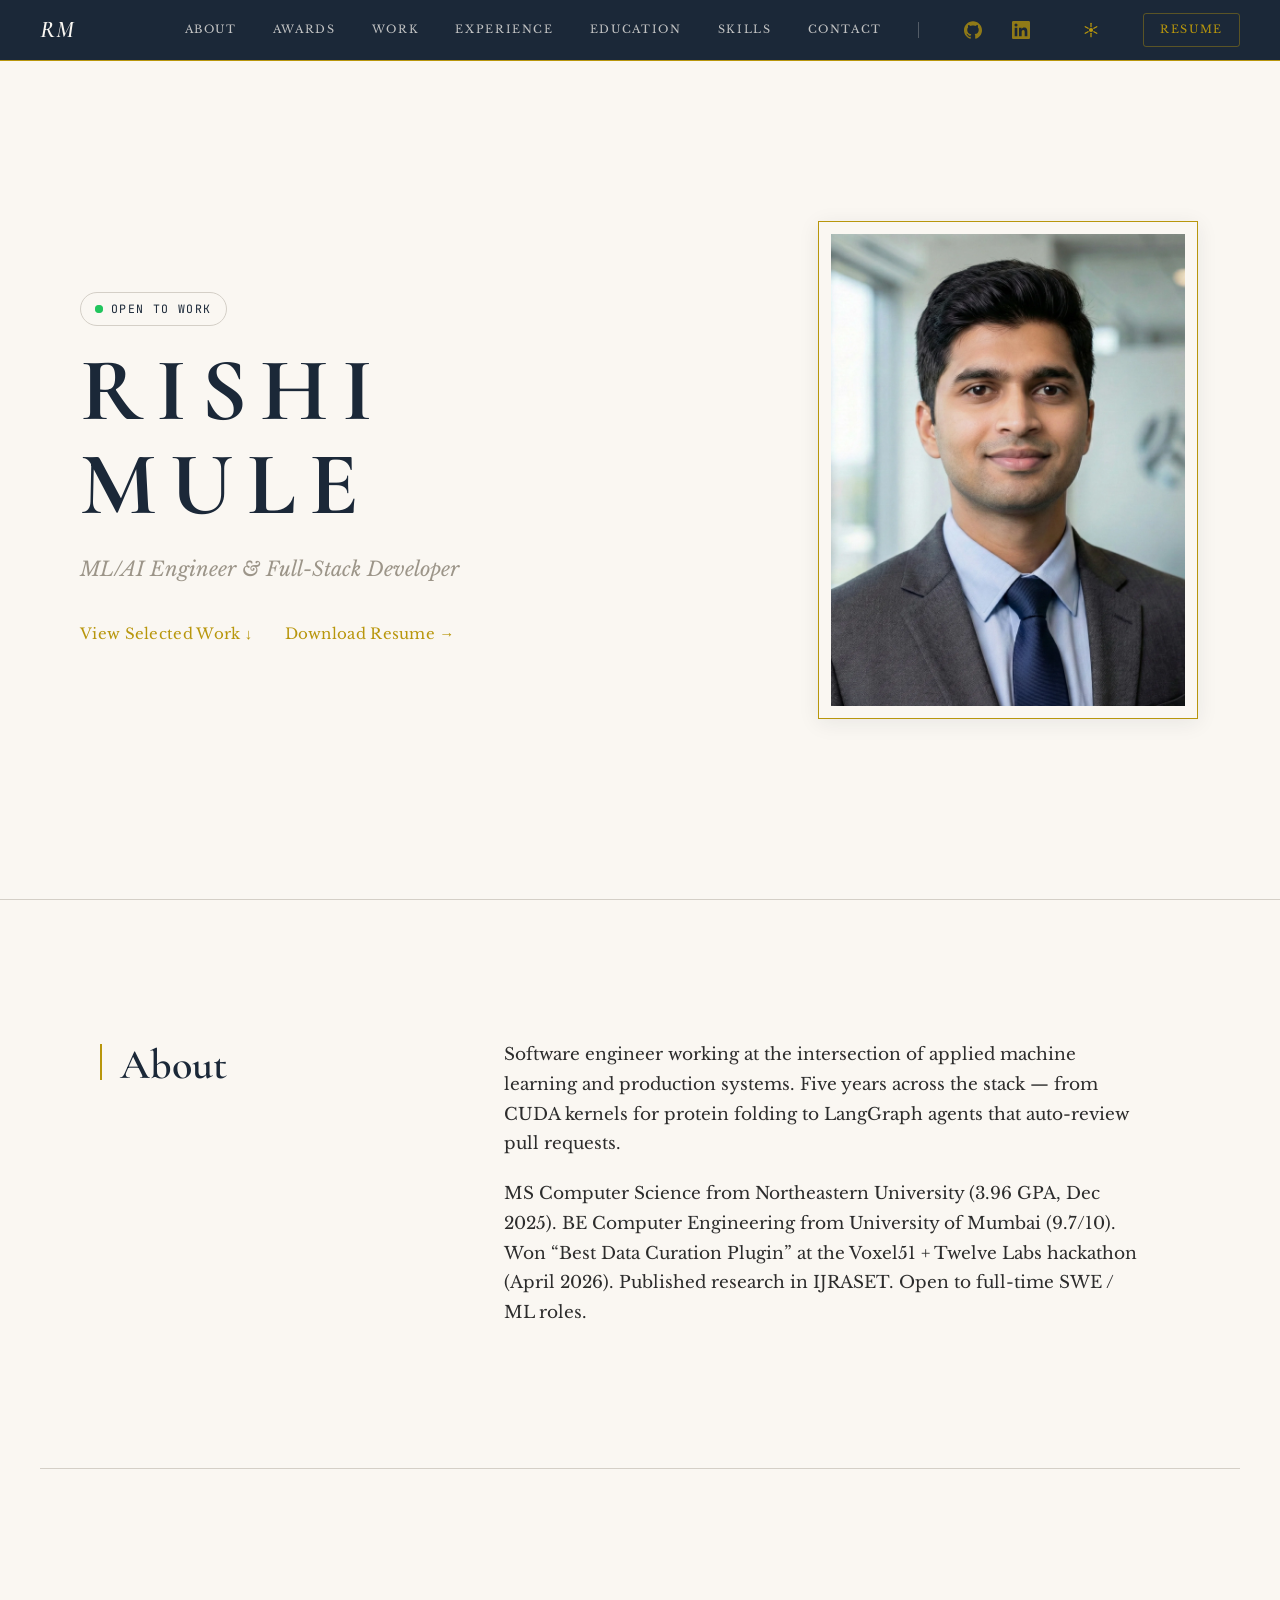
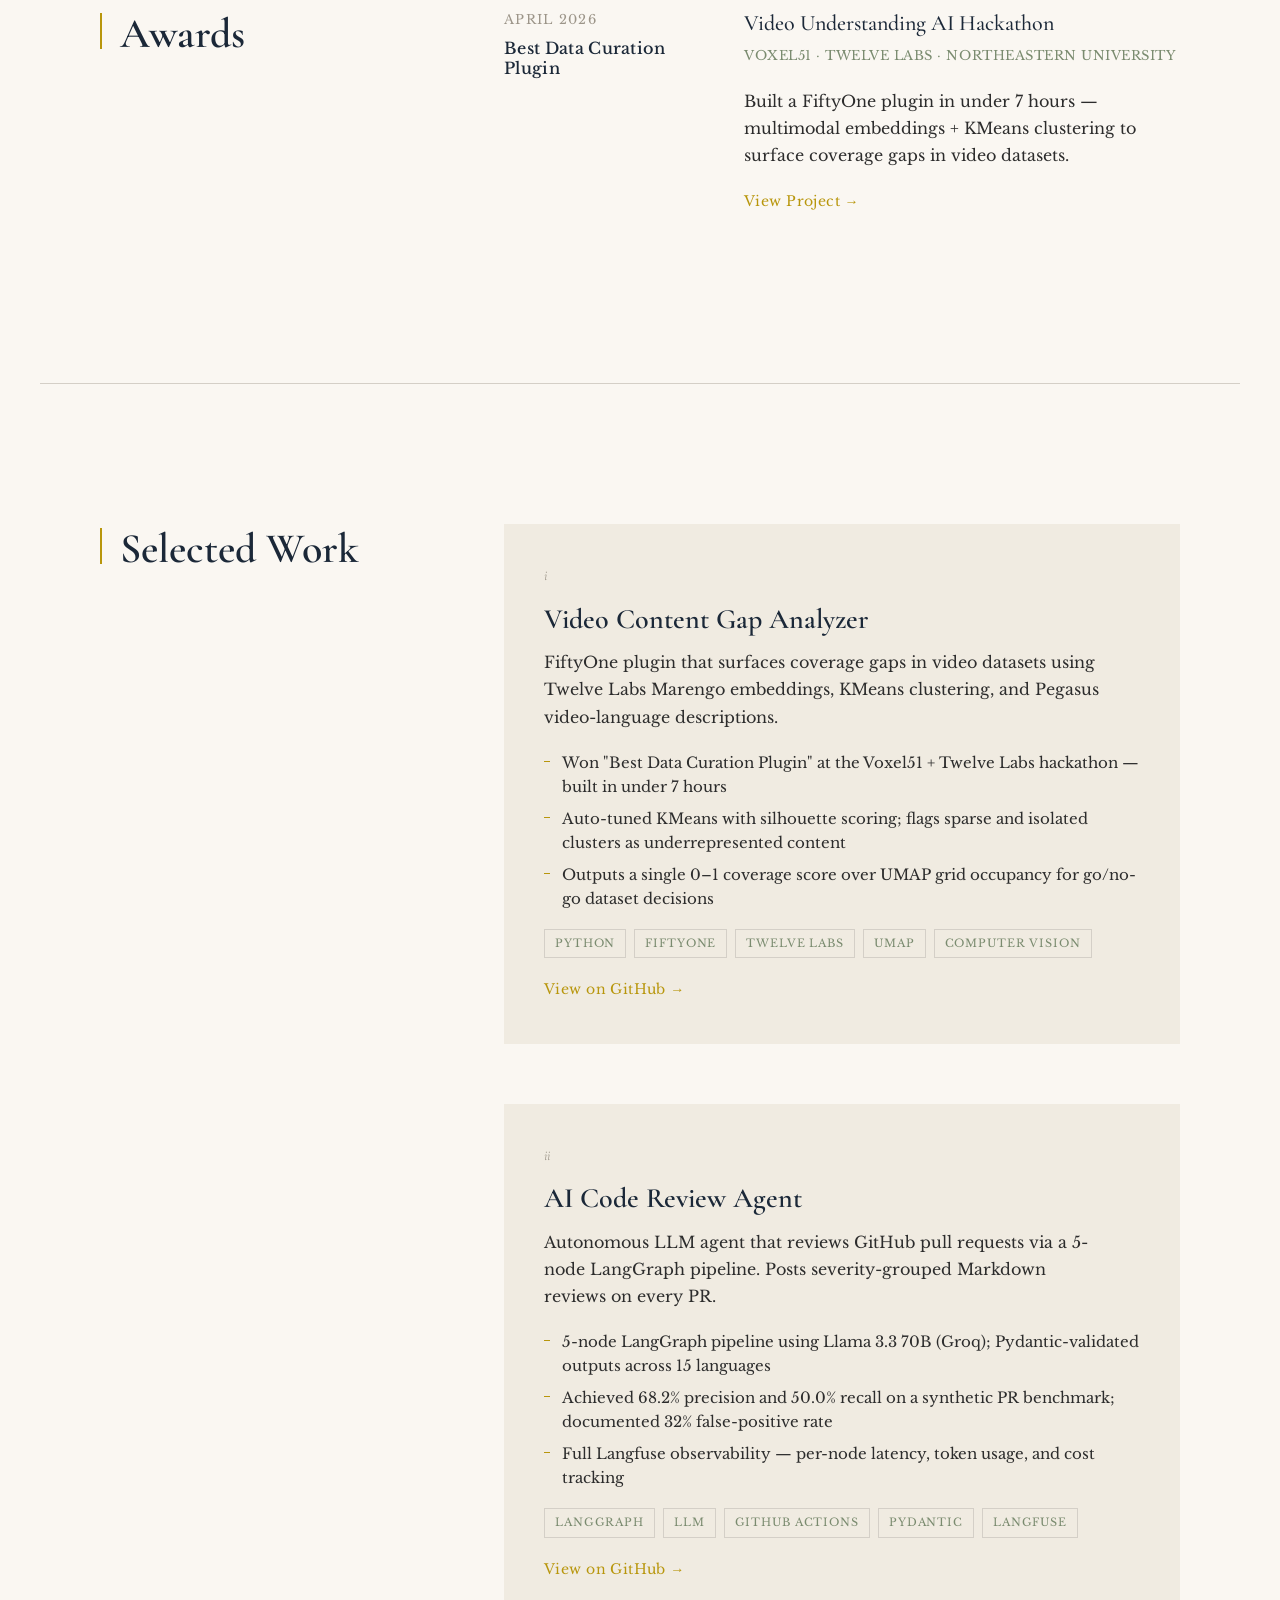
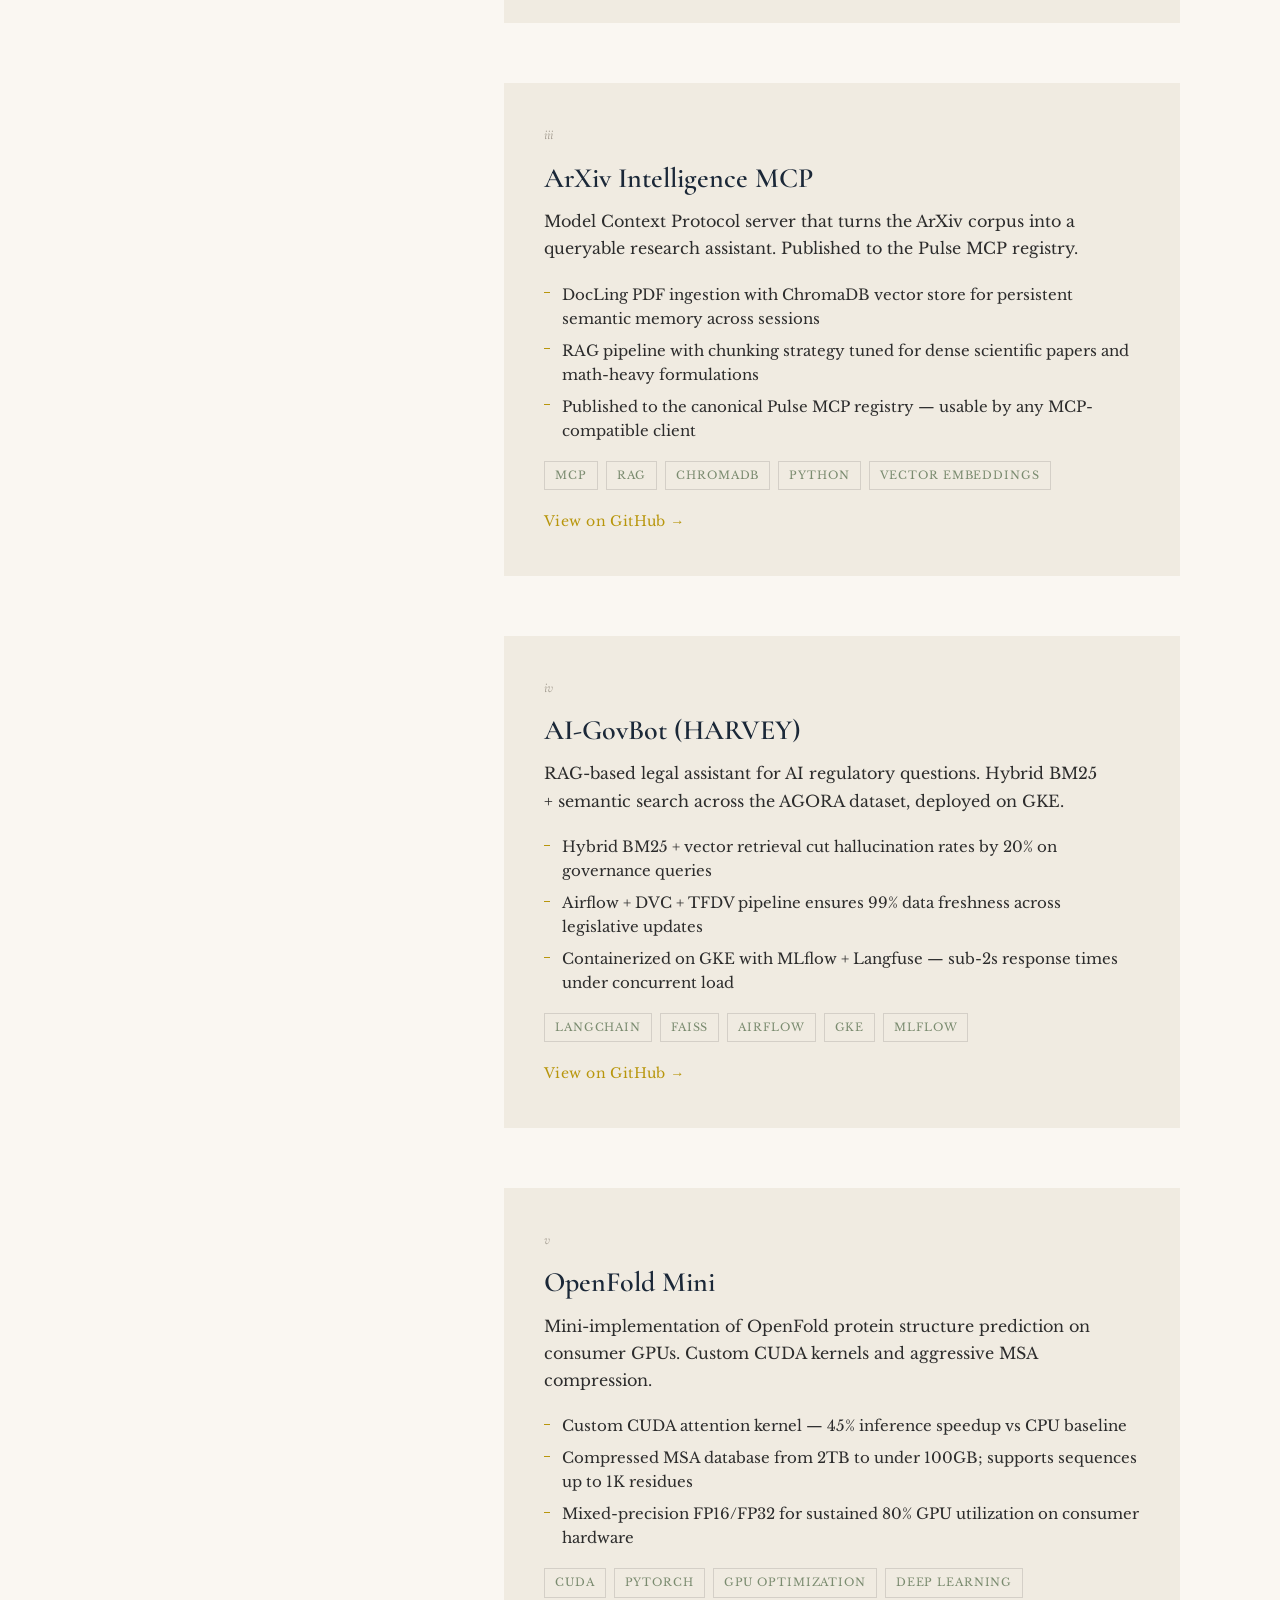
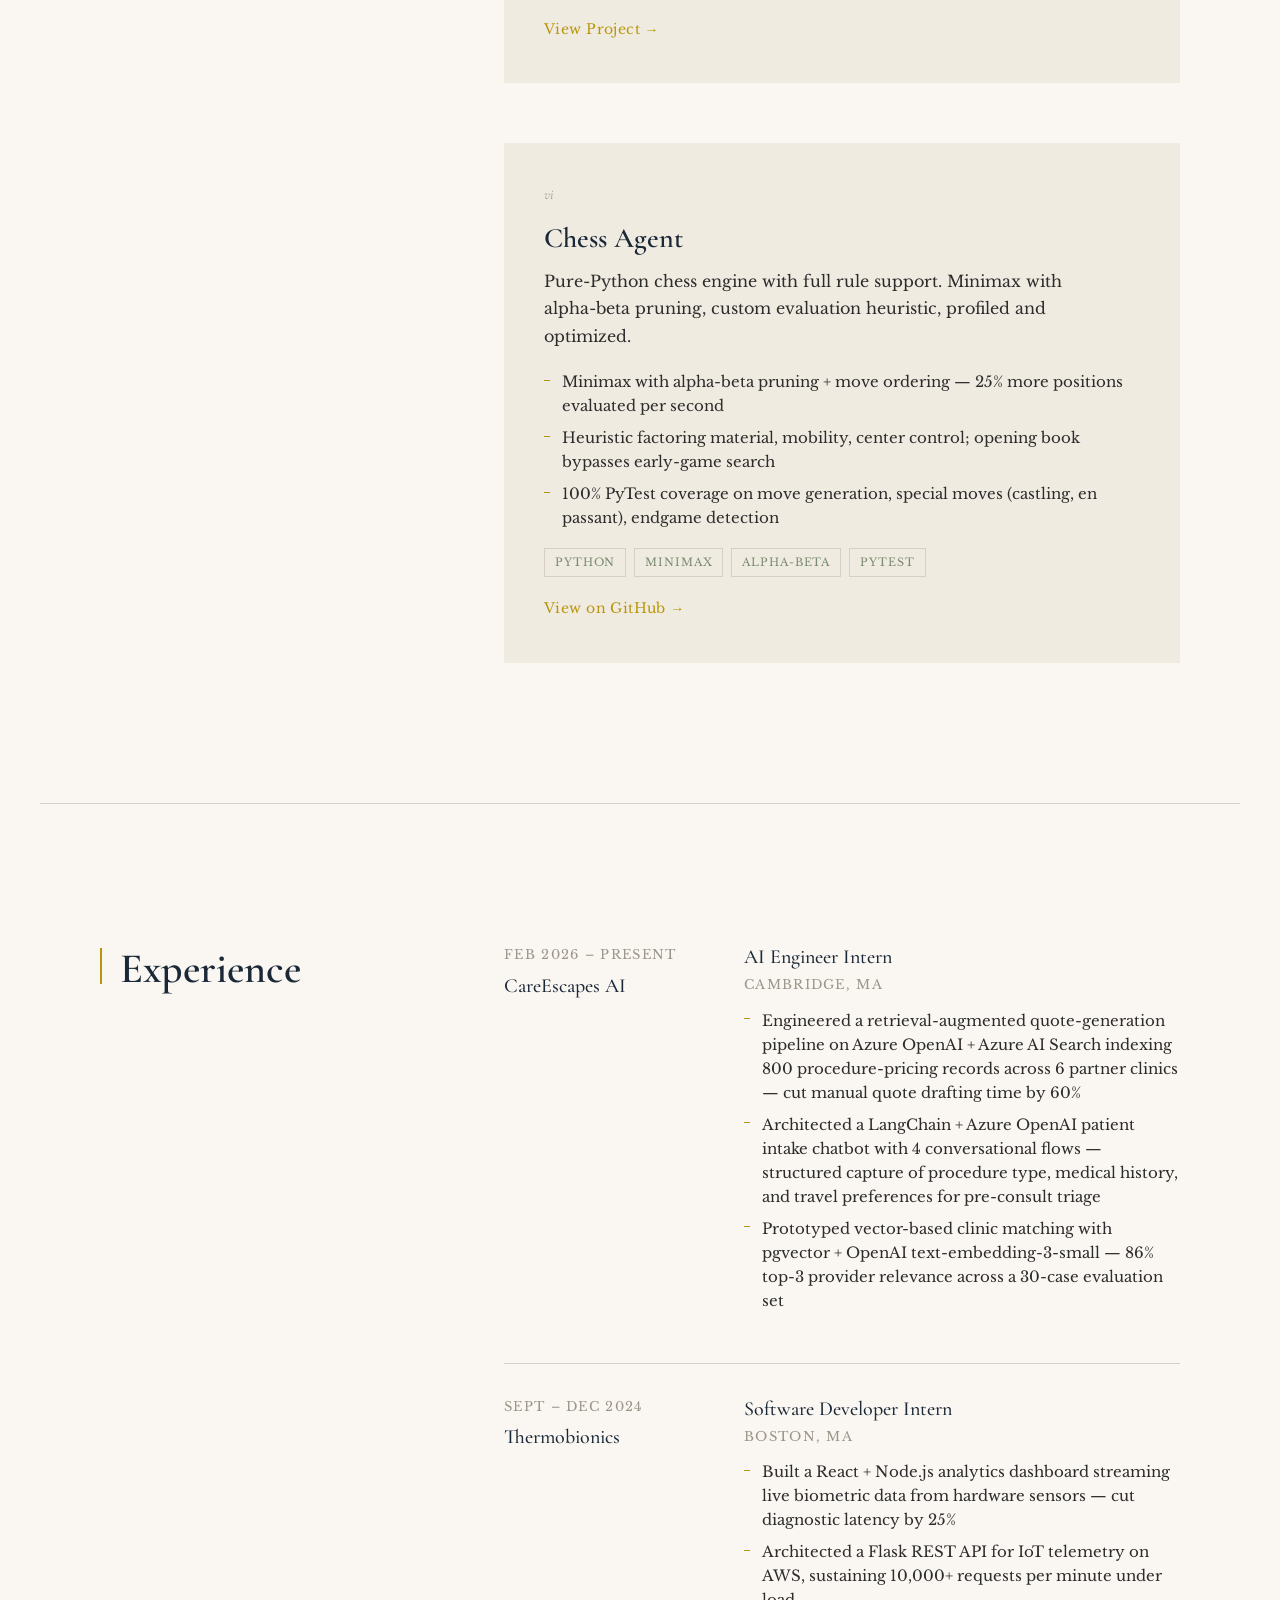
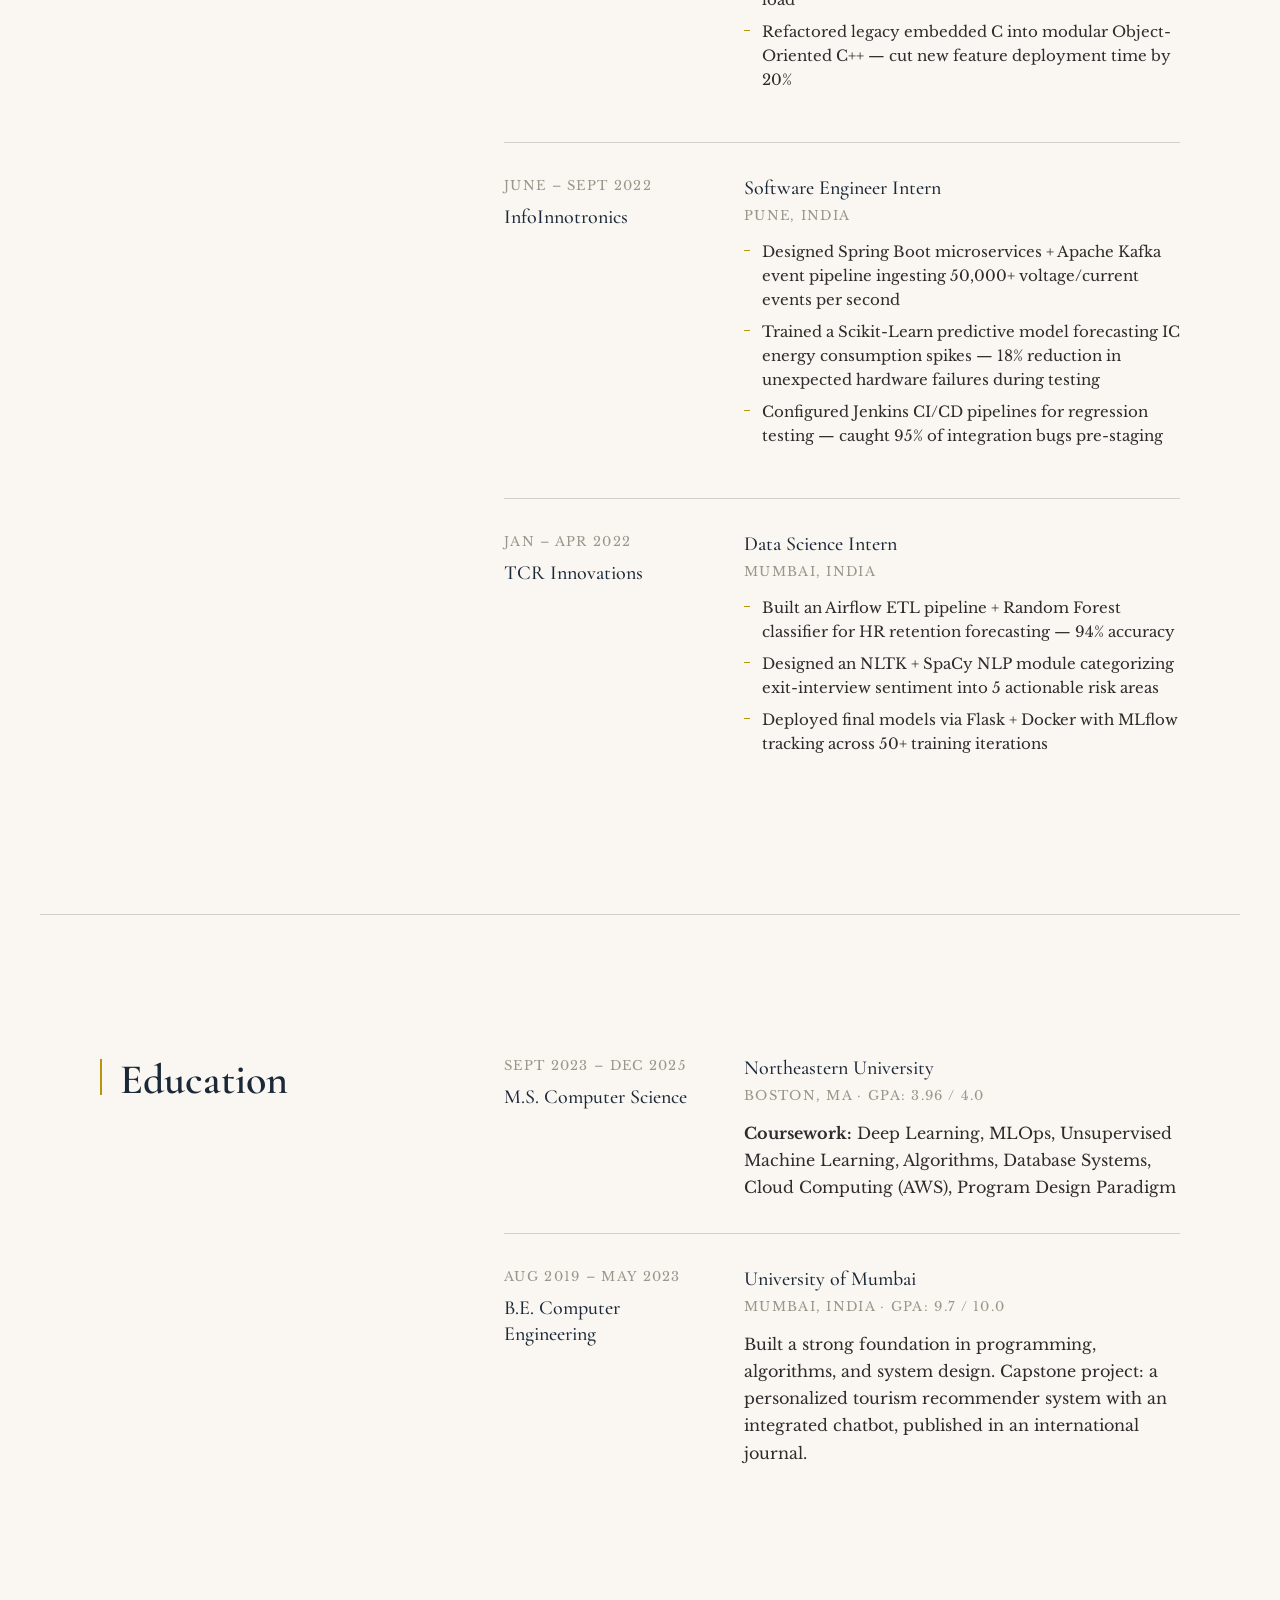
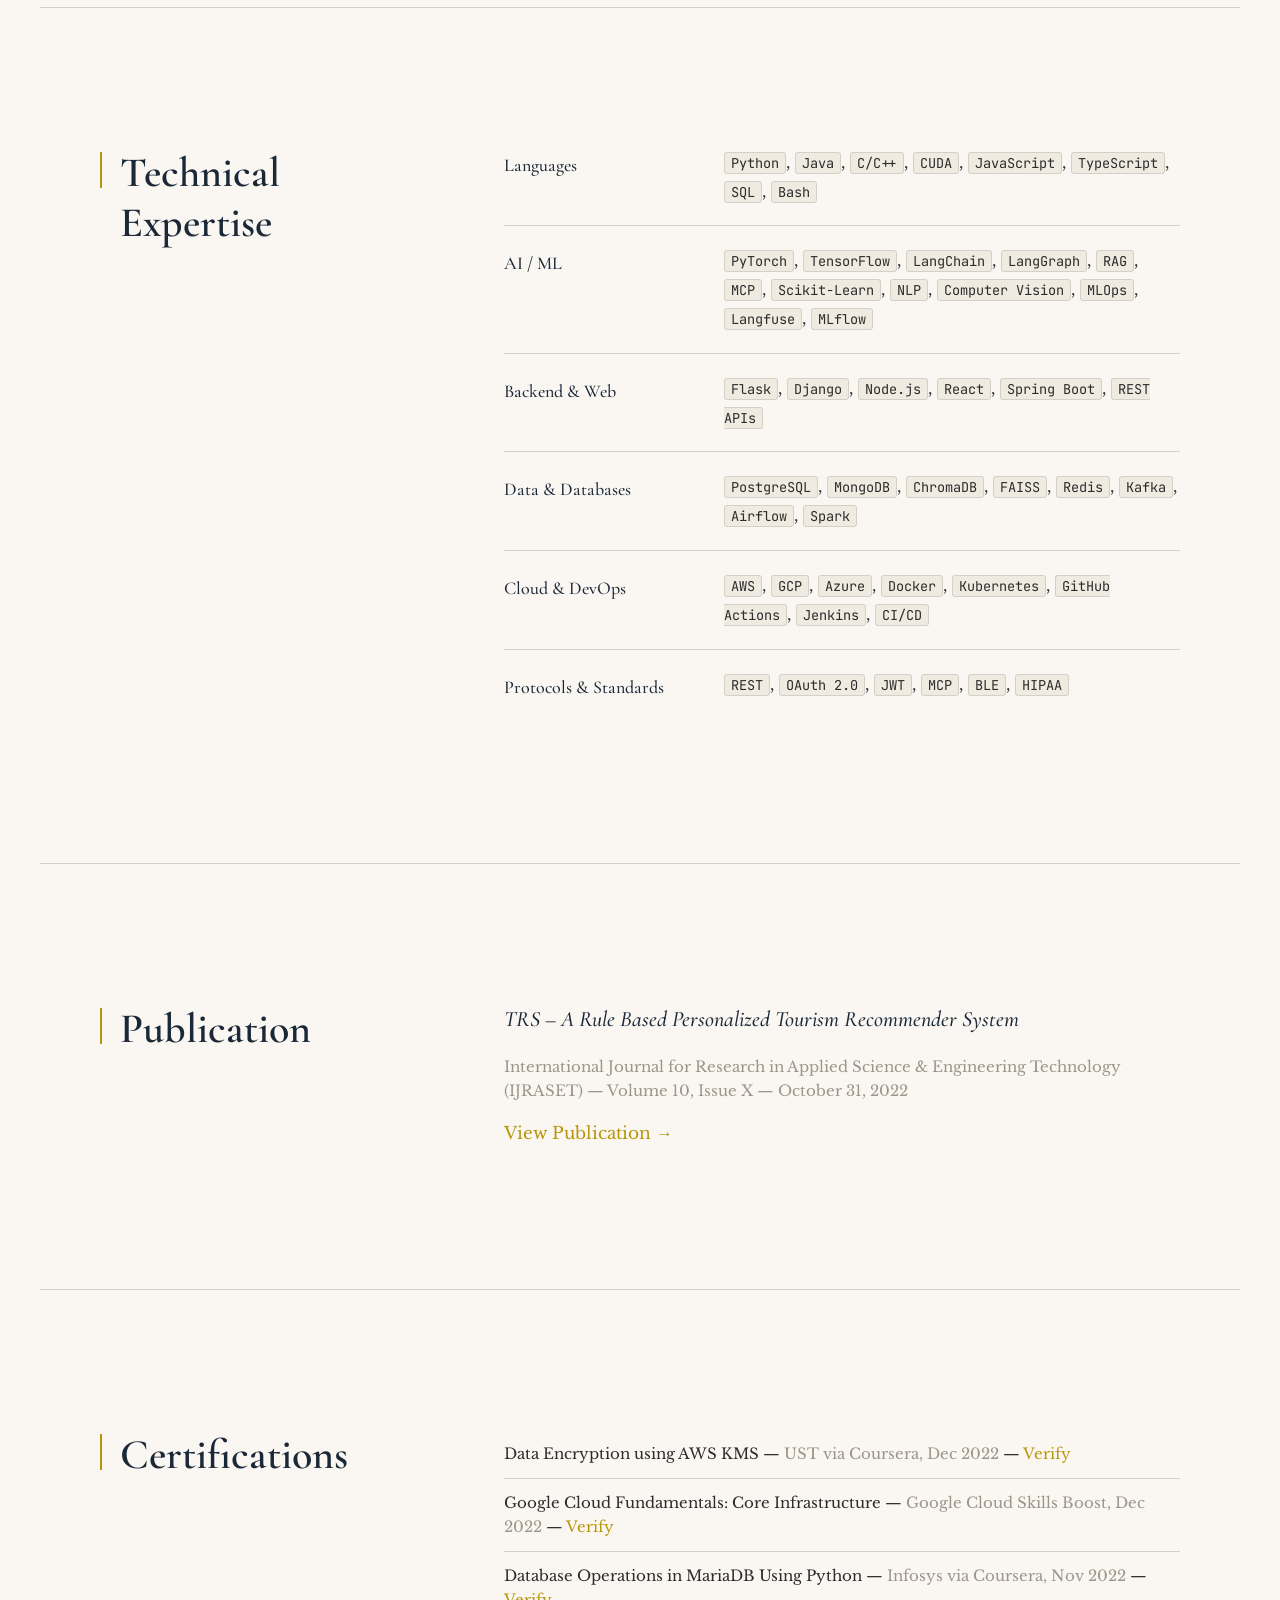
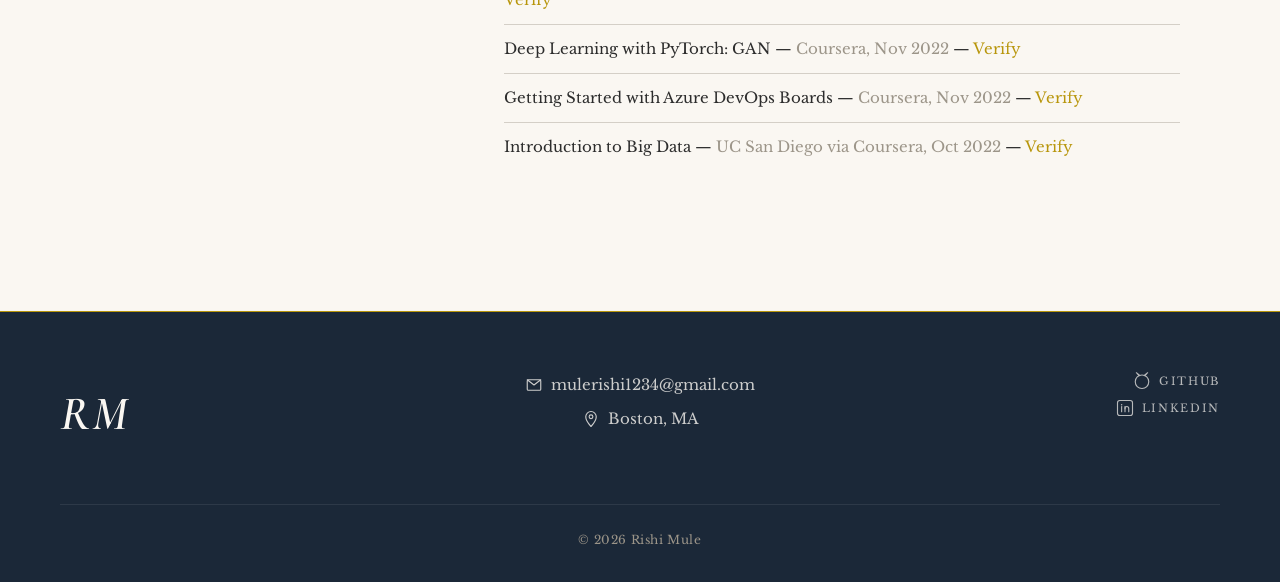
<file: index.html>
<!DOCTYPE html>
<html lang="en">
<head>
  <meta charset="UTF-8">
  <meta name="viewport" content="width=device-width, initial-scale=1.0">
  <title>Rishi Mule — ML/AI Engineer & Full-Stack Developer</title>
  <link rel="canonical" href="https://rishimule.dev/">
  <link rel="icon" type="image/svg+xml" href="assets/images/favicon.svg">
  <link rel="icon" type="image/png" sizes="32x32" href="assets/images/favicon-32.png">
  <link rel="apple-touch-icon" href="assets/images/favicon-32.png">
  <meta name="description" content="Portfolio of Rishi Mule — software engineer working at the intersection of applied ML and production systems. Northeastern MSCS. Five years across the stack — CUDA kernels to LangGraph agents.">
  <meta name="author" content="Rishi Mule">
  <meta name="google-site-verification" content="QCRxoODpJrQ8hPA2GNxR3FZO_HnoHnh9_gqQRTi54gI">
  <meta name="theme-color" content="#1C1A17" media="(prefers-color-scheme: dark)">
  <meta name="theme-color" content="#FAF7F2" media="(prefers-color-scheme: light)">

  <!-- Open Graph -->
  <meta property="og:type" content="profile">
  <meta property="og:site_name" content="Rishi Mule">
  <meta property="og:locale" content="en_US">
  <meta property="og:url" content="https://rishimule.dev/">
  <meta property="og:title" content="Rishi Mule — ML/AI Engineer & Full-Stack Developer">
  <meta property="og:description" content="Software engineer working at the intersection of applied ML and production systems. Northeastern MSCS. Five years across the stack — CUDA kernels to LangGraph agents.">
  <meta property="og:image" content="https://rishimule.dev/assets/images/og-card.png">
  <meta property="og:image:width" content="1200">
  <meta property="og:image:height" content="630">
  <meta property="og:image:alt" content="Rishi Mule — ML/AI Engineer & Full-Stack Developer">
  <meta property="profile:first_name" content="Rishi">
  <meta property="profile:last_name" content="Mule">

  <!-- Twitter -->
  <meta name="twitter:card" content="summary_large_image">
  <meta name="twitter:title" content="Rishi Mule — ML/AI Engineer & Full-Stack Developer">
  <meta name="twitter:description" content="Software engineer working at the intersection of applied ML and production systems. Northeastern MSCS.">
  <meta name="twitter:image" content="https://rishimule.dev/assets/images/og-card.png">
  <link rel="preconnect" href="https://fonts.googleapis.com">
  <link rel="preconnect" href="https://fonts.gstatic.com" crossorigin>
  <script>
    (function() {
      var saved = localStorage.getItem('theme');
      var prefersDark = window.matchMedia('(prefers-color-scheme: dark)').matches;
      var theme = saved || (prefersDark ? 'dark' : 'light');
      document.documentElement.setAttribute('data-theme', theme);
    })();
  </script>
  <link rel="stylesheet" href="assets/css/styles.css">
  <noscript><style>.section-content,.hero-text,.hero-portrait,.footer-contact,.footer-social{opacity:1;transform:none;}</style></noscript>

  <!-- JSON-LD — sync with data/personal.json, data/education.json, data/publications.json on edits -->
  <script type="application/ld+json">
  {
    "@context": "https://schema.org",
    "@graph": [
      {
        "@type": "Person",
        "@id": "https://rishimule.dev/#person",
        "name": "Rishi Mule",
        "givenName": "Rishi",
        "familyName": "Mule",
        "jobTitle": "ML/AI Engineer & Full-Stack Developer",
        "url": "https://rishimule.dev/",
        "image": "https://rishimule.dev/assets/images/profile.png",
        "sameAs": [
          "https://github.com/rishimule",
          "https://www.linkedin.com/in/rishi-mule/"
        ],
        "address": {
          "@type": "PostalAddress",
          "addressLocality": "Boston",
          "addressRegion": "MA",
          "addressCountry": "US"
        },
        "alumniOf": [
          {
            "@type": "CollegeOrUniversity",
            "name": "Northeastern University",
            "sameAs": "https://www.northeastern.edu/"
          },
          {
            "@type": "CollegeOrUniversity",
            "name": "University of Mumbai",
            "sameAs": "https://mu.ac.in/"
          }
        ],
        "knowsAbout": [
          "Machine Learning",
          "Full-Stack Development",
          "CUDA",
          "LangGraph",
          "Cloud Computing",
          "MLOps",
          "Deep Learning"
        ]
      },
      {
        "@type": "WebSite",
        "@id": "https://rishimule.dev/#website",
        "url": "https://rishimule.dev/",
        "name": "Rishi Mule",
        "author": { "@id": "https://rishimule.dev/#person" },
        "inLanguage": "en-US"
      },
      {
        "@type": "ScholarlyArticle",
        "name": "TRS — A Rule Based Personalized Tourism Recommender System",
        "author": { "@id": "https://rishimule.dev/#person" },
        "datePublished": "2022-10-31",
        "publisher": {
          "@type": "Organization",
          "name": "International Journal for Research in Applied Science & Engineering Technology (IJRASET)"
        },
        "url": "https://doi.org/10.22214/ijraset.2022.47172",
        "sameAs": "https://doi.org/10.22214/ijraset.2022.47172"
      }
    ]
  }
  </script>
</head>
<body>

<!-- Navigation -->
<nav class="nav" id="navbar">
  <div class="nav-inner">
    <a href="#" class="nav-monogram">RM</a>
    <div class="nav-links" id="navLinks">
      <a href="#about">About</a>
      <a href="#awards">Awards</a>
      <a href="#work">Work</a>
      <a href="#experience">Experience</a>
      <a href="#education">Education</a>
      <a href="#skills">Skills</a>
      <a href="#contact">Contact</a>
      <span class="nav-divider" aria-hidden="true"></span>
      <div class="nav-socials">
        <a href="https://github.com/rishimule" class="nav-social" target="_blank" rel="noopener noreferrer" aria-label="GitHub">
          <svg class="nav-social-icon" viewBox="0 0 24 24" aria-hidden="true" focusable="false">
            <path fill="currentColor" d="M12 .297c-6.63 0-12 5.373-12 12 0 5.303 3.438 9.8 8.205 11.385.6.113.82-.258.82-.577 0-.285-.01-1.04-.015-2.04-3.338.724-4.042-1.61-4.042-1.61C4.422 18.07 3.633 17.7 3.633 17.7c-1.087-.744.084-.729.084-.729 1.205.084 1.838 1.236 1.838 1.236 1.07 1.835 2.809 1.305 3.495.998.108-.776.417-1.305.76-1.605-2.665-.3-5.466-1.332-5.466-5.93 0-1.31.465-2.38 1.235-3.22-.135-.303-.54-1.523.105-3.176 0 0 1.005-.322 3.3 1.23.96-.267 1.98-.399 3-.405 1.02.006 2.04.138 3 .405 2.28-1.552 3.285-1.23 3.285-1.23.645 1.653.24 2.873.12 3.176.765.84 1.23 1.91 1.23 3.22 0 4.61-2.805 5.625-5.475 5.92.42.36.81 1.096.81 2.22 0 1.606-.015 2.896-.015 3.286 0 .315.21.69.825.57C20.565 22.092 24 17.592 24 12.297c0-6.627-5.373-12-12-12"/>
          </svg>
        </a>
        <a href="https://www.linkedin.com/in/rishi-mule/" class="nav-social" target="_blank" rel="noopener noreferrer" aria-label="LinkedIn">
          <svg class="nav-social-icon" viewBox="0 0 24 24" aria-hidden="true" focusable="false">
            <path fill="currentColor" d="M20.447 20.452h-3.554v-5.569c0-1.328-.027-3.037-1.852-3.037-1.853 0-2.136 1.445-2.136 2.939v5.667H9.351V9h3.414v1.561h.046c.477-.9 1.637-1.85 3.37-1.85 3.601 0 4.267 2.37 4.267 5.455v6.286zM5.337 7.433a2.062 2.062 0 0 1-2.063-2.065 2.063 2.063 0 1 1 2.063 2.065zm1.782 13.019H3.555V9h3.564v11.452zM22.225 0H1.771C.792 0 0 .774 0 1.729v20.542C0 23.227.792 24 1.771 24h20.451C23.2 24 24 23.227 24 22.271V1.729C24 .774 23.2 0 22.222 0h.003z"/>
          </svg>
        </a>
      </div>
      <button class="theme-toggle-btn" id="themeToggle" aria-label="Switch to evening theme">
        <svg class="icon-sun" viewBox="0 0 24 24" fill="none" stroke="currentColor" stroke-width="1.5" stroke-linecap="round"><circle cx="12" cy="12" r="2.5" fill="currentColor" stroke="none"/><line x1="12" y1="4" x2="12" y2="8"/><line x1="18.9" y1="8" x2="15.5" y2="10"/><line x1="18.9" y1="16" x2="15.5" y2="14"/><line x1="12" y1="20" x2="12" y2="16"/><line x1="5.1" y1="16" x2="8.5" y2="14"/><line x1="5.1" y1="8" x2="8.5" y2="10"/></svg>
        <svg class="icon-moon" viewBox="0 0 24 24" fill="none" stroke="currentColor" stroke-width="1.5" stroke-linecap="round" stroke-linejoin="round"><path d="M21 12.79A9 9 0 1 1 11.21 3a7 7 0 0 0 9.79 9.79z"/></svg>
      </button>
      <a href="#" class="nav-resume" id="resumeOpen">Resume</a>
    </div>
    <button class="nav-toggle" id="navToggle" aria-label="Toggle menu">Menu</button>
  </div>
</nav>

<!-- Mobile Menu -->
<div class="mobile-menu" id="mobileMenu">
  <div class="mobile-utility-row">
    <div class="mobile-socials">
    <a href="https://github.com/rishimule" class="nav-social mobile-nav-social" target="_blank" rel="noopener noreferrer" aria-label="GitHub">
      <svg class="nav-social-icon mobile-nav-social-icon" viewBox="0 0 24 24" aria-hidden="true" focusable="false">
        <path fill="currentColor" d="M12 .297c-6.63 0-12 5.373-12 12 0 5.303 3.438 9.8 8.205 11.385.6.113.82-.258.82-.577 0-.285-.01-1.04-.015-2.04-3.338.724-4.042-1.61-4.042-1.61C4.422 18.07 3.633 17.7 3.633 17.7c-1.087-.744.084-.729.084-.729 1.205.084 1.838 1.236 1.838 1.236 1.07 1.835 2.809 1.305 3.495.998.108-.776.417-1.305.76-1.605-2.665-.3-5.466-1.332-5.466-5.93 0-1.31.465-2.38 1.235-3.22-.135-.303-.54-1.523.105-3.176 0 0 1.005-.322 3.3 1.23.96-.267 1.98-.399 3-.405 1.02.006 2.04.138 3 .405 2.28-1.552 3.285-1.23 3.285-1.23.645 1.653.24 2.873.12 3.176.765.84 1.23 1.91 1.23 3.22 0 4.61-2.805 5.625-5.475 5.92.42.36.81 1.096.81 2.22 0 1.606-.015 2.896-.015 3.286 0 .315.21.69.825.57C20.565 22.092 24 17.592 24 12.297c0-6.627-5.373-12-12-12"/>
      </svg>
    </a>
    <a href="https://www.linkedin.com/in/rishi-mule/" class="nav-social mobile-nav-social" target="_blank" rel="noopener noreferrer" aria-label="LinkedIn">
      <svg class="nav-social-icon mobile-nav-social-icon" viewBox="0 0 24 24" aria-hidden="true" focusable="false">
        <path fill="currentColor" d="M20.447 20.452h-3.554v-5.569c0-1.328-.027-3.037-1.852-3.037-1.853 0-2.136 1.445-2.136 2.939v5.667H9.351V9h3.414v1.561h.046c.477-.9 1.637-1.85 3.37-1.85 3.601 0 4.267 2.37 4.267 5.455v6.286zM5.337 7.433a2.062 2.062 0 0 1-2.063-2.065 2.063 2.063 0 1 1 2.063 2.065zm1.782 13.019H3.555V9h3.564v11.452zM22.225 0H1.771C.792 0 0 .774 0 1.729v20.542C0 23.227.792 24 1.771 24h20.451C23.2 24 24 23.227 24 22.271V1.729C24 .774 23.2 0 22.222 0h.003z"/>
      </svg>
    </a>
    </div>
    <button class="theme-toggle-btn mobile-theme-toggle-btn" id="themeToggleMobile" aria-label="Switch to evening theme">
      <svg class="icon-sun" viewBox="0 0 24 24" fill="none" stroke="currentColor" stroke-width="1.5" stroke-linecap="round"><circle cx="12" cy="12" r="2.5" fill="currentColor" stroke="none"/><line x1="12" y1="4" x2="12" y2="8"/><line x1="18.9" y1="8" x2="15.5" y2="10"/><line x1="18.9" y1="16" x2="15.5" y2="14"/><line x1="12" y1="20" x2="12" y2="16"/><line x1="5.1" y1="16" x2="8.5" y2="14"/><line x1="5.1" y1="8" x2="8.5" y2="10"/></svg>
      <svg class="icon-moon" viewBox="0 0 24 24" fill="none" stroke="currentColor" stroke-width="1.5" stroke-linecap="round" stroke-linejoin="round"><path d="M21 12.79A9 9 0 1 1 11.21 3a7 7 0 0 0 9.79 9.79z"/></svg>
    </button>
  </div>
  <a href="#about">About</a>
  <a href="#awards">Awards</a>
  <a href="#work">Work</a>
  <a href="#experience">Experience</a>
  <a href="#education">Education</a>
  <a href="#skills">Skills</a>
  <a href="#contact">Contact</a>
  <a href="#" id="resumeOpenMobile">Resume</a>
</div>

<!-- Resume Modal -->
<div class="modal-backdrop" id="resumeModal">
  <div class="modal">
    <div class="modal-header">
      <span class="modal-title">Resume</span>
      <button class="modal-close" id="resumeClose" aria-label="Close">&times;</button>
    </div>
    <div class="modal-body">
      <iframe id="resumeIframe" title="Resume"></iframe>
    </div>
    <div class="modal-fallback" id="resumeFallback">
      <p>Resume preview is not available on this device.</p>
    </div>
    <div class="modal-footer" id="resumeFooter">
      <!-- Populated by main.js from data/personal.json -->
    </div>
  </div>
</div>

<noscript>
  <div style="max-width:800px;margin:120px auto 40px;padding:0 40px;font-family:Georgia,serif;">
    <h1>Rishi Mule</h1>
    <p style="color:#22c55e;font-weight:bold;">● Open to work</p>
    <p><strong>ML/AI Engineer &amp; Full-Stack Developer</strong></p>
    <p>Software engineer working at the intersection of applied machine learning and production systems. MS Computer Science, Northeastern University.</p>
    <p>
      <a href="mailto:mulerishi1234@gmail.com">Email</a> &middot;
      <a href="https://github.com/rishimule">GitHub</a> &middot;
      <a href="https://www.linkedin.com/in/rishi-mule/">LinkedIn</a> &middot;
      <a href="./assets/Rishi_Mule_Resume.pdf">Resume</a>
    </p>
    <p><em>Enable JavaScript for the full interactive portfolio.</em></p>
  </div>
</noscript>

<main>

  <!-- Hero -->
  <section class="hero" id="hero">
    <div class="hero-text reveal" id="hero-text">
      <a href="#contact" class="status-pill hero-status" aria-label="Open to work — jump to contact">
        <span class="status-dot" aria-hidden="true"></span>
        <span class="status-label">Open to work</span>
      </a>
      <!-- SEO fallback — sync with data/personal.json if name/title change. main.js overwrites on hydrate. -->
      <h1>Rishi<br>Mule</h1>
      <p class="hero-subtitle">ML/AI Engineer &amp; Full-Stack Developer</p>
      <div class="hero-links">
        <a href="#work" class="link-gold">View Selected Work &darr;</a>
        <a href="./assets/Rishi_Mule_Resume.pdf" target="_blank" class="link-gold">Download Resume &rarr;</a>
      </div>
    </div>
    <div class="hero-portrait reveal" id="hero-portrait">
      <div class="portrait-frame">
        <picture>
          <source srcset="assets/images/profile.webp" type="image/webp">
          <img src="assets/images/profile.png" alt="Rishi Mule portrait" width="356" height="475" fetchpriority="high">
        </picture>
      </div>
    </div>
  </section>

  <!-- About -->
  <section class="section" id="about" aria-labelledby="about-heading">
    <div class="section-grid">
      <div class="section-label reveal">
        <h2 id="about-heading">About</h2>
      </div>
      <div class="section-content about-content reveal" id="about-content">
        <!-- SEO fallback — sync with data/personal.json about[] on edit. main.js overwrites on hydrate. -->
        <p>Software engineer working at the intersection of applied machine learning and production systems. Five years across the stack — from CUDA kernels for protein folding to LangGraph agents that auto-review pull requests.</p>
        <p>MS Computer Science from Northeastern University (3.96 GPA, Dec 2025). BE Computer Engineering from University of Mumbai (9.7/10). Won "Best Data Curation Plugin" at the Voxel51 + Twelve Labs hackathon (April 2026). Published research in IJRASET. Open to full-time SWE / ML roles.</p>
      </div>
    </div>
  </section>

  <!-- Awards -->
  <section class="section" id="awards" aria-labelledby="awards-heading">
    <div class="section-grid">
      <div class="section-label reveal">
        <h2 id="awards-heading">Awards</h2>
      </div>
      <div class="section-content reveal" id="awards-content">
        <!-- Populated by main.js from data/awards.json -->
      </div>
    </div>
  </section>

  <!-- Selected Work -->
  <section class="section" id="work" aria-labelledby="work-heading">
    <div class="section-grid">
      <div class="section-label reveal">
        <h2 id="work-heading">Selected Work</h2>
      </div>
      <div class="section-content" id="work-content">
        <!-- Populated by main.js from data/projects.json -->
      </div>
    </div>
  </section>

  <!-- Experience -->
  <section class="section" id="experience" aria-labelledby="experience-heading">
    <div class="section-grid">
      <div class="section-label reveal">
        <h2 id="experience-heading">Experience</h2>
      </div>
      <div class="section-content reveal" id="experience-content">
        <!-- Populated by main.js from data/experience.json -->
      </div>
    </div>
  </section>

  <!-- Education -->
  <section class="section" id="education" aria-labelledby="education-heading">
    <div class="section-grid">
      <div class="section-label reveal">
        <h2 id="education-heading">Education</h2>
      </div>
      <div class="section-content reveal" id="education-content">
        <!-- Populated by main.js from data/education.json -->
      </div>
    </div>
  </section>

  <!-- Technical Expertise -->
  <section class="section" id="skills" aria-labelledby="skills-heading">
    <div class="section-grid">
      <div class="section-label reveal">
        <h2 id="skills-heading">Technical Expertise</h2>
      </div>
      <div class="section-content reveal" id="skills-content">
        <!-- Populated by main.js from data/skills.json -->
      </div>
    </div>
  </section>

  <!-- Publication -->
  <section class="section" id="publication" aria-labelledby="publication-heading">
    <div class="section-grid">
      <div class="section-label reveal">
        <h2 id="publication-heading">Publication</h2>
      </div>
      <div class="section-content reveal" id="publication-content">
        <!-- Populated by main.js from data/publications.json -->
      </div>
    </div>
  </section>

  <!-- Certifications -->
  <section class="section" id="certifications" aria-labelledby="certifications-heading">
    <div class="section-grid">
      <div class="section-label reveal">
        <h2 id="certifications-heading">Certifications</h2>
      </div>
      <div class="section-content reveal" id="certifications-content">
        <!-- Populated by main.js from data/certifications.json -->
      </div>
    </div>
  </section>

</main>

<!-- Footer -->
<footer class="footer" id="contact">
  <div class="footer-inner">
    <div class="footer-monogram">RM</div>
    <div class="footer-contact" id="footer-contact">
      <a href="mailto:mulerishi1234@gmail.com">mulerishi1234@gmail.com</a>
    </div>
    <div class="footer-social" id="footer-social">
      <a href="https://github.com/rishimule" target="_blank" rel="noopener">GitHub</a>
      <a href="https://www.linkedin.com/in/rishi-mule/" target="_blank" rel="noopener">LinkedIn</a>
    </div>
  </div>
  <div class="footer-copyright">&copy; 2026 Rishi Mule</div>
</footer>

<script src="assets/js/main.js"></script>
</body>
</html>
</file>
<file: assets/css/styles.css>
/* ============================================================
   style.css — Editorial Portfolio
   ============================================================ */

@import url('https://fonts.googleapis.com/css2?family=Cormorant+Garamond:ital,wght@0,400;0,500;0,600;0,700;1,400;1,500;1,600;1,700&family=Libre+Baskerville:ital,wght@0,400;0,700;1,400&family=JetBrains+Mono:wght@400&display=swap');

/* --- Font Stack --- */
:root {
  --font-display: 'Cormorant Garamond', 'Georgia', serif;
  --font-body:    'Libre Baskerville', 'Georgia', serif;
  --font-mono:    'JetBrains Mono', 'Courier New', monospace;
  --color-status-green: #22c55e;
}

/* --- Theme: Light (Default) --- */
[data-theme="light"], :root {
  --bg-primary:            #FAF7F2;
  --bg-secondary:          #F0EBE1;
  --bg-elevated:           #FFFFFF;
  --bg-secondary-hover:    #ebe5d9;
  --text-primary:          #2C2C2C;
  --text-heading:          #1B2838;
  --text-secondary:        #9C9589;
  --accent-gold:           #B8960C;
  --accent-burgundy:       #6B1D2A;
  --accent-sage:           #7A8B6F;
  --border:                #D4CFC7;
  --shadow:                rgba(27, 40, 56, 0.08);
  --nav-bg:                #1B2838;
  --nav-bg-scrolled:       rgba(27, 40, 56, 0.92);
  --nav-text:              #FAF7F2;
  --footer-bg:             #1B2838;
  --footer-text:           #FAF7F2;
  --code-bg:               #F0EBE1;
  --code-border:           #D4CFC7;
  --modal-backdrop:        rgba(27, 40, 56, 0.6);
  --modal-bg:              #FFFFFF;
  --photo-border:          #B8960C;
  --nav-resume-border:     rgba(184, 150, 12, 0.4);
  --nav-resume-hover-bg:   rgba(184, 150, 12, 0.1);
}

/* --- Theme: Dark ("Private Library") --- */
[data-theme="dark"] {
  --bg-primary:            #1C1A17;
  --bg-secondary:          #252220;
  --bg-elevated:           #2E2B27;
  --bg-secondary-hover:    #2E2B27;
  --text-primary:          #E8E2D6;
  --text-heading:          #F0EBE1;
  --text-secondary:        #8A8078;
  --accent-gold:           #D4AD2B;
  --accent-burgundy:       #9B3344;
  --accent-sage:           #8FA17E;
  --border:                #3D3832;
  --shadow:                rgba(0, 0, 0, 0.25);
  --nav-bg:                #141210;
  --nav-bg-scrolled:       rgba(20, 18, 16, 0.92);
  --nav-text:              #E8E2D6;
  --footer-bg:             #141210;
  --footer-text:           #E8E2D6;
  --code-bg:               #252220;
  --code-border:           #3D3832;
  --modal-backdrop:        rgba(0, 0, 0, 0.7);
  --modal-bg:              #2E2B27;
  --photo-border:          #D4AD2B;
  --nav-resume-border:     rgba(212, 173, 43, 0.4);
  --nav-resume-hover-bg:   rgba(212, 173, 43, 0.1);
}

/* --- Theme Transition (applied during switch only) --- */
html.theme-transitioning,
html.theme-transitioning *:where(:not(.reveal), .visible),
html.theme-transitioning *::before,
html.theme-transitioning *::after {
  transition:
    background-color 0.5s cubic-bezier(0.25, 0.1, 0.25, 1),
    color 0.4s cubic-bezier(0.25, 0.1, 0.25, 1),
    border-color 0.4s cubic-bezier(0.25, 0.1, 0.25, 1),
    box-shadow 0.4s cubic-bezier(0.25, 0.1, 0.25, 1) !important;
}

/* --- Reset --- */
*, *::before, *::after { box-sizing: border-box; }

html {
  scroll-behavior: smooth;
  -webkit-text-size-adjust: 100%;
}

body {
  margin: 0;
  padding: 0;
  font-family: var(--font-body);
  font-size: 17px;
  line-height: 1.75;
  color: var(--text-primary);
  background-color: var(--bg-primary);
  -webkit-font-smoothing: antialiased;
  -moz-osx-font-smoothing: grayscale;
}

img { max-width: 100%; height: auto; display: block; }
a { color: inherit; text-decoration: none; }
ul, ol { list-style: none; padding: 0; margin: 0; }
h1, h2, h3, h4, p { margin: 0; }

/* --- Typography --- */
h1 {
  font-family: var(--font-display);
  font-weight: 700;
  text-transform: uppercase;
  letter-spacing: 0.15em;
  color: var(--text-heading);
  line-height: 1.05;
}

h2 {
  font-family: var(--font-display);
  font-weight: 600;
  font-size: clamp(32px, 4vw, 42px);
  color: var(--text-heading);
  line-height: 1.2;
}

h3 {
  font-family: var(--font-display);
  font-weight: 500;
  font-size: clamp(20px, 2.5vw, 26px);
  color: var(--text-heading);
  line-height: 1.3;
}

code {
  font-family: var(--font-mono);
  font-size: 0.85em;
  background: var(--code-bg);
  border: 1px solid var(--code-border);
  padding: 1px 6px;
  border-radius: 3px;
}

.meta {
  font-family: var(--font-body);
  font-size: 13px;
  text-transform: uppercase;
  letter-spacing: 0.1em;
  color: var(--text-secondary);
}

/* --- Links with animated underline --- */
.link-gold {
  color: var(--accent-gold);
  position: relative;
  display: inline-block;
}

.link-gold::after {
  content: '';
  position: absolute;
  bottom: -2px;
  left: 0;
  width: 0;
  height: 1px;
  background: var(--accent-gold);
  transition: width 0.3s ease;
}

.link-gold:hover::after {
  width: 100%;
}

/* ============================================================
   Navigation
   ============================================================ */
.nav {
  position: fixed;
  top: 0;
  left: 0;
  right: 0;
  z-index: 100;
  background: var(--nav-bg);
  border-bottom: 1px solid var(--accent-gold);
  transition: background 0.3s ease;
}

.nav.scrolled {
  background: var(--nav-bg-scrolled);
  backdrop-filter: blur(8px);
  -webkit-backdrop-filter: blur(8px);
}

.nav-inner {
  max-width: 1280px;
  margin: 0 auto;
  padding: 0 40px;
  height: 60px;
  display: flex;
  align-items: center;
  justify-content: space-between;
}

.nav-monogram {
  font-family: var(--font-display);
  font-style: italic;
  font-weight: 600;
  font-size: 24px;
  color: var(--nav-text);
  letter-spacing: 0.05em;
}

.nav-links {
  display: flex;
  align-items: center;
  gap: 36px;
}

.nav-links a {
  font-family: var(--font-body);
  font-size: 11px;
  text-transform: uppercase;
  letter-spacing: 0.15em;
  color: var(--nav-text);
  opacity: 0.75;
  transition: opacity 0.3s ease, color 0.3s ease;
  position: relative;
}

.nav-links a::after {
  content: '';
  position: absolute;
  bottom: -4px;
  left: 0;
  width: 0;
  height: 1px;
  background: var(--accent-gold);
  transition: width 0.3s ease;
}

.nav-links a:hover,
.nav-links a.active {
  opacity: 1;
  color: var(--accent-gold);
}

.nav-links a.active::after {
  width: 100%;
}

.nav-resume {
  color: var(--accent-gold) !important;
  opacity: 1 !important;
  border: 1px solid var(--nav-resume-border);
  padding: 6px 16px;
  border-radius: 3px;
  transition: background 0.3s ease, border-color 0.3s ease;
}

.nav-resume:hover {
  background: var(--nav-resume-hover-bg);
  border-color: var(--accent-gold);
}

.nav-resume::after { display: none; }

/* ============================================================
   Nav Social Icons (GitHub, LinkedIn)
   ============================================================ */
.nav-divider {
  display: inline-block;
  width: 1px;
  height: 16px;
  background: var(--nav-text);
  opacity: 0.25;
  align-self: center;
}

.nav-socials {
  display: inline-flex;
  align-items: center;
  gap: 12px;
}

a.nav-social {
  display: inline-flex;
  align-items: center;
  justify-content: center;
  width: 36px;
  height: 36px;
  padding: 0;
  color: var(--accent-gold);
  opacity: 0.75;
  transition: color 0.3s ease, opacity 0.3s ease;
  border-radius: 4px;
}

a.nav-social::after { display: none; }

a.nav-social:hover,
a.nav-social:focus-visible {
  color: var(--accent-gold);
  opacity: 1;
}

a.nav-social:focus-visible {
  outline: 2px solid var(--accent-gold);
  outline-offset: 3px;
}

.nav-social-icon {
  width: 18px;
  height: 18px;
  display: block;
}

/* Mobile menu toggle */
.nav-toggle {
  display: none;
  background: none;
  border: none;
  cursor: pointer;
  padding: 8px;
  color: var(--nav-text);
  font-family: var(--font-body);
  font-size: 11px;
  text-transform: uppercase;
  letter-spacing: 0.15em;
}

.mobile-menu {
  display: none;
  position: fixed;
  top: 60px;
  left: 0;
  right: 0;
  z-index: 99;
  background: var(--nav-bg);
  border-bottom: 1px solid var(--accent-gold);
  padding: 24px 40px 32px;
  transform: translateY(-100%);
  opacity: 0;
  transition: transform 0.4s ease, opacity 0.4s ease;
  pointer-events: none;
}

.mobile-menu.open {
  transform: translateY(0);
  opacity: 1;
  pointer-events: auto;
}

.mobile-menu a {
  display: block;
  font-family: var(--font-body);
  font-size: 13px;
  text-transform: uppercase;
  letter-spacing: 0.12em;
  color: var(--nav-text);
  opacity: 0.8;
  padding: 12px 0;
  border-bottom: 1px solid rgba(255, 255, 255, 0.06);
  transition: color 0.3s ease, opacity 0.3s ease;
}

.mobile-menu a:last-child { border-bottom: none; }
.mobile-menu a:hover { color: var(--accent-gold); opacity: 1; }

/* ============================================================
   Theme Toggle — Icon Button
   ============================================================ */
.theme-toggle-btn {
  background: none;
  border: none;
  cursor: pointer;
  padding: 6px;
  color: var(--accent-gold);
  display: flex;
  align-items: center;
  justify-content: center;
  position: relative;
  width: 32px;
  height: 32px;
  transition: opacity 0.2s ease;
}

.theme-toggle-btn:hover {
  opacity: 0.75;
}

.theme-toggle-btn svg {
  width: 20px;
  height: 20px;
  position: absolute;
  transition: opacity 0.3s ease;
}

/* Light theme: show sun, hide flame */
.theme-toggle-btn .icon-sun { opacity: 1; }
.theme-toggle-btn .icon-moon { opacity: 0; }

[data-theme="dark"] .theme-toggle-btn .icon-sun { opacity: 0; }
[data-theme="dark"] .theme-toggle-btn .icon-moon { opacity: 1; }

.mobile-theme-toggle-btn {
  padding: 6px;
  width: 32px;
  height: auto;
}

/* Mobile utility row — socials cluster + theme toggle */
.mobile-menu .mobile-utility-row {
  display: flex;
  align-items: center;
  justify-content: space-between;
  padding: 4px 0 12px;
  border-bottom: 1px solid rgba(255, 255, 255, 0.06);
  margin-bottom: 12px;
}

.mobile-menu .mobile-socials {
  display: flex;
  flex-direction: row;
  align-items: center;
  gap: 16px;
}

.mobile-menu .mobile-nav-social {
  display: inline-flex;
  align-items: center;
  justify-content: center;
  width: 44px;
  height: 44px;
  padding: 0;
  border-bottom: none;
  color: var(--accent-gold);
  opacity: 1;
  font-size: 0;
}

.mobile-menu .mobile-nav-social:hover,
.mobile-menu .mobile-nav-social:focus-visible {
  color: var(--accent-gold);
  opacity: 1;
}

.mobile-nav-social-icon {
  width: 22px;
  height: 22px;
}

/* ============================================================
   Hero
   ============================================================ */
.hero {
  min-height: 100vh;
  display: grid;
  grid-template-columns: 55% 45%;
  align-items: center;
  padding: 120px 80px 80px;
  max-width: 1400px;
  margin: 0 auto;
  gap: 60px;
  border-bottom: 1px solid var(--border);
}

.hero-text h1 {
  font-size: clamp(48px, 7vw, 92px);
  margin-bottom: 20px;
}

.hero-subtitle {
  font-family: var(--font-body);
  font-style: italic;
  font-size: 20px;
  color: var(--text-secondary);
  margin-bottom: 36px;
  line-height: 1.6;
}

.hero-links {
  display: flex;
  gap: 32px;
}

.hero-links .link-gold {
  font-size: 15px;
  letter-spacing: 0.02em;
}

/* Gallery-framed portrait */
.hero-portrait {
  display: flex;
  justify-content: center;
  align-items: center;
}

.portrait-frame {
  padding: 12px;
  border: 1px solid var(--photo-border);
  box-shadow: 0 4px 20px var(--shadow);
  max-width: 380px;
}

[data-theme="dark"] .portrait-frame {
  background: var(--bg-secondary);
}

.portrait-frame img {
  width: 100%;
  aspect-ratio: 3 / 4;
  object-fit: cover;
  display: block;
}

/* ============================================================
   Section Grid — Editorial Two-Column
   ============================================================ */
.section {
  max-width: 1200px;
  margin: 0 auto;
  padding: 140px 60px;
  border-bottom: 1px solid var(--border);
}

.section:last-of-type {
  border-bottom: none;
}

.section-grid {
  display: grid;
  grid-template-columns: 30% 1fr;
  gap: 40px 80px;
}

.section-label {
  position: relative;
  padding-left: 20px;
}

.section-label::before {
  content: '';
  position: absolute;
  left: 0;
  top: 4px;
  width: 2px;
  height: 36px;
  background: var(--accent-gold);
}

.section-label h2 {
  position: sticky;
  top: 100px;
}

.section-content p + p {
  margin-top: 20px;
}

/* ============================================================
   About
   ============================================================ */
.about-content p {
  max-width: 640px;
}

/* ============================================================
   Experience & Education — Entry Rows
   ============================================================ */
.entry-row {
  display: grid;
  grid-template-columns: 200px 1fr;
  gap: 24px 40px;
  padding: 32px 0;
  border-bottom: 1px solid var(--border);
}

.entry-row:last-child {
  border-bottom: none;
  padding-bottom: 0;
}

.entry-row:first-child {
  padding-top: 0;
}

.entry-meta .meta {
  display: block;
  margin-bottom: 6px;
}

.entry-meta h3 {
  font-size: 20px;
  margin-top: 4px;
}

.entry-detail h3 {
  font-size: 20px;
  margin-bottom: 4px;
}

.entry-detail .meta {
  display: block;
  margin-bottom: 12px;
}

.entry-detail p {
  font-size: 16px;
  line-height: 1.7;
}

.coursework {
  margin-top: 12px;
  font-size: 15px;
  color: var(--text-primary);
}

.coursework strong {
  font-weight: 700;
}

/* ============================================================
   Selected Work — Magazine Layout
   ============================================================ */
.projects-container {
  display: flex;
  flex-direction: column;
  gap: 60px;
}

.project-featured {
  display: block;
  padding: 40px;
  background: var(--bg-secondary);
  transition: background 0.4s ease;
}

.project-featured:hover {
  background: var(--bg-secondary-hover);
}

.project-pair {
  display: grid;
  grid-template-columns: 1fr 1fr;
  gap: 40px;
}

.project-card {
  padding: 32px;
  border: 1px solid var(--border);
  transition: background 0.4s ease, border-color 0.3s ease;
}

.project-card:hover {
  background: var(--bg-secondary);
  border-color: var(--accent-gold);
}

.project-number {
  font-family: var(--font-display);
  font-style: italic;
  font-size: 14px;
  color: var(--text-secondary);
  margin-bottom: 12px;
}

.project-title {
  font-family: var(--font-display);
  font-weight: 600;
  font-size: clamp(22px, 2.5vw, 28px);
  color: var(--text-heading);
  margin-bottom: 12px;
  line-height: 1.3;
}

.project-title a {
  color: inherit;
  transition: color 0.3s ease;
}

.project-title a:hover {
  color: var(--accent-gold);
}

.project-desc {
  font-size: 16px;
  line-height: 1.7;
  margin-bottom: 20px;
  max-width: 560px;
}

.project-tags {
  display: flex;
  flex-wrap: wrap;
  gap: 8px;
  margin-bottom: 16px;
}

.project-tag {
  font-family: var(--font-body);
  font-size: 11px;
  text-transform: uppercase;
  letter-spacing: 0.08em;
  color: var(--accent-sage);
  border: 1px solid var(--border);
  padding: 4px 10px;
}

.project-link {
  color: var(--accent-gold);
  font-size: 14px;
  letter-spacing: 0.03em;
  display: inline-block;
  position: relative;
}

.project-link::after {
  content: '';
  position: absolute;
  bottom: -2px;
  left: 0;
  width: 0;
  height: 1px;
  background: var(--accent-gold);
  transition: width 0.3s ease;
}

.project-link:hover::after {
  width: 100%;
}

/* ============================================================
   Technical Expertise — Flowing Lists
   ============================================================ */
.skill-row {
  display: grid;
  grid-template-columns: 180px 1fr;
  gap: 20px 40px;
  padding: 20px 0;
  border-bottom: 1px solid var(--border);
}

.skill-row:last-child {
  border-bottom: none;
}

.skill-row:first-child {
  padding-top: 0;
}

.skill-category {
  font-family: var(--font-display);
  font-weight: 500;
  font-size: 18px;
  color: var(--text-heading);
  padding-top: 2px;
}

.skill-list {
  font-size: 16px;
  line-height: 1.8;
}

/* ============================================================
   Publication — Citation Style
   ============================================================ */
.citation {
  max-width: 640px;
}

.citation-title {
  font-family: var(--font-display);
  font-style: italic;
  font-weight: 500;
  font-size: 22px;
  color: var(--text-heading);
  line-height: 1.4;
  margin-bottom: 12px;
}

.citation-journal {
  font-size: 15px;
  color: var(--text-secondary);
  line-height: 1.6;
  margin-bottom: 16px;
}

/* ============================================================
   Certifications — Bibliography List
   ============================================================ */
.cert-list li {
  padding: 12px 0;
  border-bottom: 1px solid var(--border);
  font-size: 15px;
  line-height: 1.6;
}

.cert-list li:last-child {
  border-bottom: none;
}

.cert-name {
  color: var(--text-primary);
}

.cert-provider {
  color: var(--text-secondary);
}

.cert-link {
  color: var(--accent-gold);
  position: relative;
}

.cert-link::after {
  content: '';
  position: absolute;
  bottom: -1px;
  left: 0;
  width: 0;
  height: 1px;
  background: var(--accent-gold);
  transition: width 0.3s ease;
}

.cert-link:hover::after {
  width: 100%;
}

/* ============================================================
   Footer
   ============================================================ */
.footer {
  background: var(--footer-bg);
  border-top: 1px solid var(--accent-gold);
  padding: 60px 60px 32px;
  color: var(--footer-text);
}

.footer-inner {
  max-width: 1200px;
  margin: 0 auto;
  display: grid;
  grid-template-columns: 1fr 1fr 1fr;
  gap: 40px;
  align-items: start;
}

.footer-monogram {
  font-family: var(--font-display);
  font-style: italic;
  font-weight: 600;
  font-size: 48px;
  color: var(--footer-text);
  letter-spacing: 0.05em;
}

.footer-contact {
  display: flex;
  flex-direction: column;
  align-items: center;
  gap: 8px;
}

.footer-contact a,
.footer-contact .footer-location {
  display: inline-flex;
  align-items: center;
  gap: 8px;
  font-family: var(--font-body);
  font-size: 15px;
  color: var(--footer-text);
  opacity: 0.8;
  transition: color 0.3s ease, opacity 0.3s ease;
}

.footer-contact a:hover {
  opacity: 1;
  color: var(--accent-gold);
}

.footer-social {
  display: flex;
  flex-direction: column;
  align-items: flex-end;
  gap: 8px;
}

.footer-social a {
  display: inline-flex;
  align-items: center;
  gap: 8px;
  font-family: var(--font-body);
  font-size: 11px;
  text-transform: uppercase;
  letter-spacing: 0.15em;
  color: var(--footer-text);
  opacity: 0.7;
  transition: color 0.3s ease, opacity 0.3s ease;
}

.footer-social a:hover {
  opacity: 1;
  color: var(--accent-gold);
}

/* Footer inline SVG icons */
.social-icon,
.contact-icon {
  width: 18px;
  height: 18px;
  flex-shrink: 0;
}

.footer-copyright {
  max-width: 1200px;
  margin: 48px auto 0;
  padding-top: 24px;
  border-top: 1px solid rgba(255, 255, 255, 0.08);
  text-align: center;
  font-size: 12px;
  color: var(--text-secondary);
  letter-spacing: 0.05em;
}

/* ============================================================
   Resume Modal
   ============================================================ */
.modal-backdrop {
  position: fixed;
  inset: 0;
  z-index: 200;
  background: var(--modal-backdrop);
  backdrop-filter: blur(4px);
  -webkit-backdrop-filter: blur(4px);
  display: flex;
  align-items: center;
  justify-content: center;
  opacity: 0;
  pointer-events: none;
  transition: opacity 0.3s ease;
}

.modal-backdrop.open {
  opacity: 1;
  pointer-events: auto;
}

.modal {
  background: var(--modal-bg);
  width: 90vw;
  max-width: 900px;
  height: 85vh;
  position: relative;
  display: flex;
  flex-direction: column;
  box-shadow: 0 8px 40px var(--shadow);
  transform: translateY(12px);
  transition: transform 0.3s ease;
}

.modal-backdrop.open .modal {
  transform: translateY(0);
}

.modal-header {
  display: flex;
  align-items: center;
  justify-content: space-between;
  padding: 16px 24px;
  border-bottom: 1px solid var(--border);
}

.modal-title {
  font-family: var(--font-display);
  font-weight: 600;
  font-size: 20px;
  color: var(--text-heading);
}

.modal-close {
  background: none;
  border: none;
  font-size: 24px;
  color: var(--text-primary);
  cursor: pointer;
  padding: 4px 8px;
  line-height: 1;
  transition: color 0.2s ease;
}

.modal-close:hover {
  color: var(--accent-gold);
}

.modal-body {
  flex: 1;
  overflow: hidden;
}

.modal-body iframe {
  width: 100%;
  height: 100%;
  border: none;
}

.modal-footer {
  display: flex;
  gap: 12px;
  padding: 16px 24px;
  border-top: 1px solid var(--border);
}

.btn-modal {
  font-family: var(--font-body);
  font-size: 13px;
  letter-spacing: 0.05em;
  padding: 10px 20px;
  border: 1px solid var(--border);
  background: none;
  color: var(--text-primary);
  cursor: pointer;
  transition: border-color 0.3s ease, color 0.3s ease;
  text-decoration: none;
  display: inline-block;
}

.btn-modal:hover {
  border-color: var(--accent-gold);
  color: var(--accent-gold);
}

.btn-modal-primary {
  background: var(--nav-bg);
  color: var(--nav-text);
  border-color: var(--nav-bg);
}

.btn-modal-primary:hover {
  background: var(--accent-gold);
  border-color: var(--accent-gold);
  color: #fff;
}

/* Mobile resume fallback */
.modal-fallback {
  display: none;
  padding: 40px 24px;
  text-align: center;
}

.modal-fallback p {
  margin-bottom: 20px;
  color: var(--text-secondary);
}

/* ============================================================
   Loading State — prevent layout jump while JSON loads
   ============================================================ */
.section-content:empty {
  min-height: 120px;
}

#hero-text:empty,
#hero-portrait:empty {
  min-height: 200px;
}

/* ============================================================
   Reveal Animations
   ============================================================ */
.reveal {
  opacity: 0;
  transform: translateY(15px);
  transition: opacity 0.7s cubic-bezier(0.25, 0.1, 0.25, 1),
              transform 0.7s cubic-bezier(0.25, 0.1, 0.25, 1);
}

.reveal.visible {
  opacity: 1;
  transform: translateY(0);
}

/* ============================================================
   Responsive — 1200px
   ============================================================ */
@media (max-width: 1200px) {
  .hero {
    padding: 120px 48px 60px;
    gap: 40px;
  }

  .section {
    padding: 100px 40px;
  }

  .nav-inner {
    padding: 0 28px;
  }

  .nav-links {
    gap: 24px;
  }
}

/* ============================================================
   Responsive — 900px (Nav tightening)
   ============================================================ */
@media (max-width: 900px) {
  .nav-links {
    gap: 16px;
  }
}

/* ============================================================
   Responsive — 768px (Tablet)
   ============================================================ */
@media (max-width: 768px) {
  .nav-links { display: none; }
  .nav-toggle { display: block; }
  .mobile-menu { display: block; }

  .hero {
    grid-template-columns: 1fr;
    min-height: auto;
    padding: 120px 32px 60px;
    text-align: center;
    gap: 48px;
  }

  .hero-text { order: 1; }
  .hero-portrait { order: 2; }

  .hero-links {
    justify-content: center;
  }

  .portrait-frame {
    max-width: 260px;
    margin: 0 auto;
  }

  .section {
    padding: 80px 28px;
  }

  .section-grid {
    grid-template-columns: 1fr;
    gap: 24px;
  }

  .section-label h2 {
    position: static;
  }

  .entry-row {
    grid-template-columns: 1fr;
    gap: 8px;
  }

  .project-featured {
    grid-template-columns: 1fr;
    padding: 28px;
  }

  .project-pair {
    grid-template-columns: 1fr;
  }

  .skill-row {
    grid-template-columns: 1fr;
    gap: 8px;
  }

  .footer-inner {
    grid-template-columns: 1fr;
    text-align: center;
    gap: 32px;
  }

  .footer-social {
    align-items: center;
  }

  .footer {
    padding: 40px 28px 24px;
  }

  /* Modal mobile */
  .modal {
    width: 96vw;
    height: 90vh;
  }

  .modal-body { display: none; }
  .modal-fallback { display: block; }
}

/* ============================================================
   Responsive — 480px (Mobile)
   ============================================================ */
@media (max-width: 480px) {
  .hero {
    padding: 100px 20px 40px;
  }

  .hero-text h1 {
    font-size: clamp(36px, 10vw, 52px);
  }

  .hero-subtitle {
    font-size: 17px;
  }

  .hero-links {
    flex-direction: column;
    gap: 16px;
  }

  .section {
    padding: 60px 20px;
  }

  .portrait-frame {
    max-width: 220px;
  }

  .project-featured,
  .project-card {
    padding: 20px;
  }

  .nav-inner {
    padding: 0 16px;
  }

  .footer {
    padding: 32px 20px 20px;
  }
}

/* ============================================================
   Accessibility
   ============================================================ */
:focus-visible {
  outline: 2px solid var(--accent-gold);
  outline-offset: 2px;
}

@media (prefers-reduced-motion: reduce) {
  .reveal {
    transition: none;
    opacity: 1;
    transform: none;
  }

  html {
    scroll-behavior: auto;
  }

  html.theme-transitioning,
  html.theme-transitioning *,
  html.theme-transitioning *::before,
  html.theme-transitioning *::after {
    transition: none !important;
  }
}

/* ============================================================
   Awards — Recognition cards (mirrors .entry-row)
   ============================================================ */
.award-card {
  display: grid;
  grid-template-columns: 200px 1fr;
  gap: 40px;
  padding: 28px 0;
  border-bottom: 1px solid var(--border);
}

.award-card:last-child {
  border-bottom: none;
}

.award-card:first-child {
  padding-top: 0;
}

.award-meta .meta {
  display: block;
  margin-bottom: 6px;
  color: var(--text-secondary);
}

.award-meta h3 {
  font-family: var(--font-body);
  font-size: 16px;
  letter-spacing: 0.02em;
  color: var(--text-heading);
  margin: 0;
}

.award-detail h3 {
  font-family: var(--font-display);
  font-weight: 500;
  font-size: 22px;
  color: var(--text-heading);
  margin: 0 0 8px;
}

.award-sponsors {
  font-size: 13px;
  letter-spacing: 0.04em;
  text-transform: uppercase;
  color: var(--accent-sage);
  margin-bottom: 12px;
}

.award-desc {
  font-size: 16px;
  line-height: 1.7;
  color: var(--text-primary);
  margin-bottom: 16px;
  max-width: 640px;
}

.award-link {
  color: var(--accent-gold);
  font-size: 14px;
  letter-spacing: 0.03em;
  display: inline-block;
  position: relative;
}

.award-link::after {
  content: '';
  position: absolute;
  bottom: -2px;
  left: 0;
  width: 0;
  height: 1px;
  background: var(--accent-gold);
  transition: width 0.3s ease;
}

.award-link:hover::after {
  width: 100%;
}

@media (max-width: 900px) {
  .award-card {
    grid-template-columns: 1fr;
    gap: 12px;
  }
}

/* ============================================================
   Bullet Lists — Projects + Experience
   ============================================================ */
.project-bullets,
.experience-bullets {
  list-style: none;
  margin: 0 0 18px;
  padding: 0;
}

.project-bullets li,
.experience-bullets li {
  position: relative;
  padding-left: 18px;
  margin-bottom: 8px;
  font-size: 15px;
  line-height: 1.6;
  color: var(--text-primary);
}

.project-bullets li::before,
.experience-bullets li::before {
  content: '';
  position: absolute;
  left: 0;
  top: 0.65em;
  width: 6px;
  height: 1px;
  background: var(--accent-gold);
}

.project-bullets li:last-child,
.experience-bullets li:last-child {
  margin-bottom: 0;
}

/* ============================================================
   Open-to-Work Status Pill
   ============================================================ */

.status-pill {
  display: inline-flex;
  align-items: center;
  gap: 8px;
  text-decoration: none;
  color: inherit;
  font-family: var(--font-mono);
  font-size: 0.7rem;
  letter-spacing: 0.12em;
  text-transform: uppercase;
  border-radius: 999px;
  transition: color 0.2s ease, border-color 0.2s ease, background 0.2s ease;
}

.status-pill:hover .status-dot,
.status-pill:focus-visible .status-dot {
  transform: scale(1.15);
}

.status-pill:focus-visible {
  outline: 2px solid var(--accent-gold);
  outline-offset: 3px;
}

.status-dot {
  position: relative;
  width: 8px;
  height: 8px;
  border-radius: 50%;
  background: var(--color-status-green);
  flex-shrink: 0;
  transition: transform 0.2s ease;
}

.status-dot::after {
  content: '';
  position: absolute;
  inset: 0;
  border-radius: 50%;
  background: var(--color-status-green);
  opacity: 0.6;
  animation: status-pulse 2s ease-in-out infinite;
}

@keyframes status-pulse {
  0%   { transform: scale(1);   opacity: 0.6; }
  70%  { transform: scale(1.8); opacity: 0;   }
  100% { transform: scale(1.8); opacity: 0;   }
}

@media (prefers-reduced-motion: reduce) {
  .status-dot::after { animation: none; }
}

.hero-status {
  margin-bottom: 18px;
  padding: 6px 14px;
  border: 1px solid var(--border);
  background: transparent;
  color: var(--text-heading);
  font-size: 0.72rem;
}

.hero-status:hover {
  border-color: var(--accent-gold);
  color: var(--accent-gold);
}
</file>
